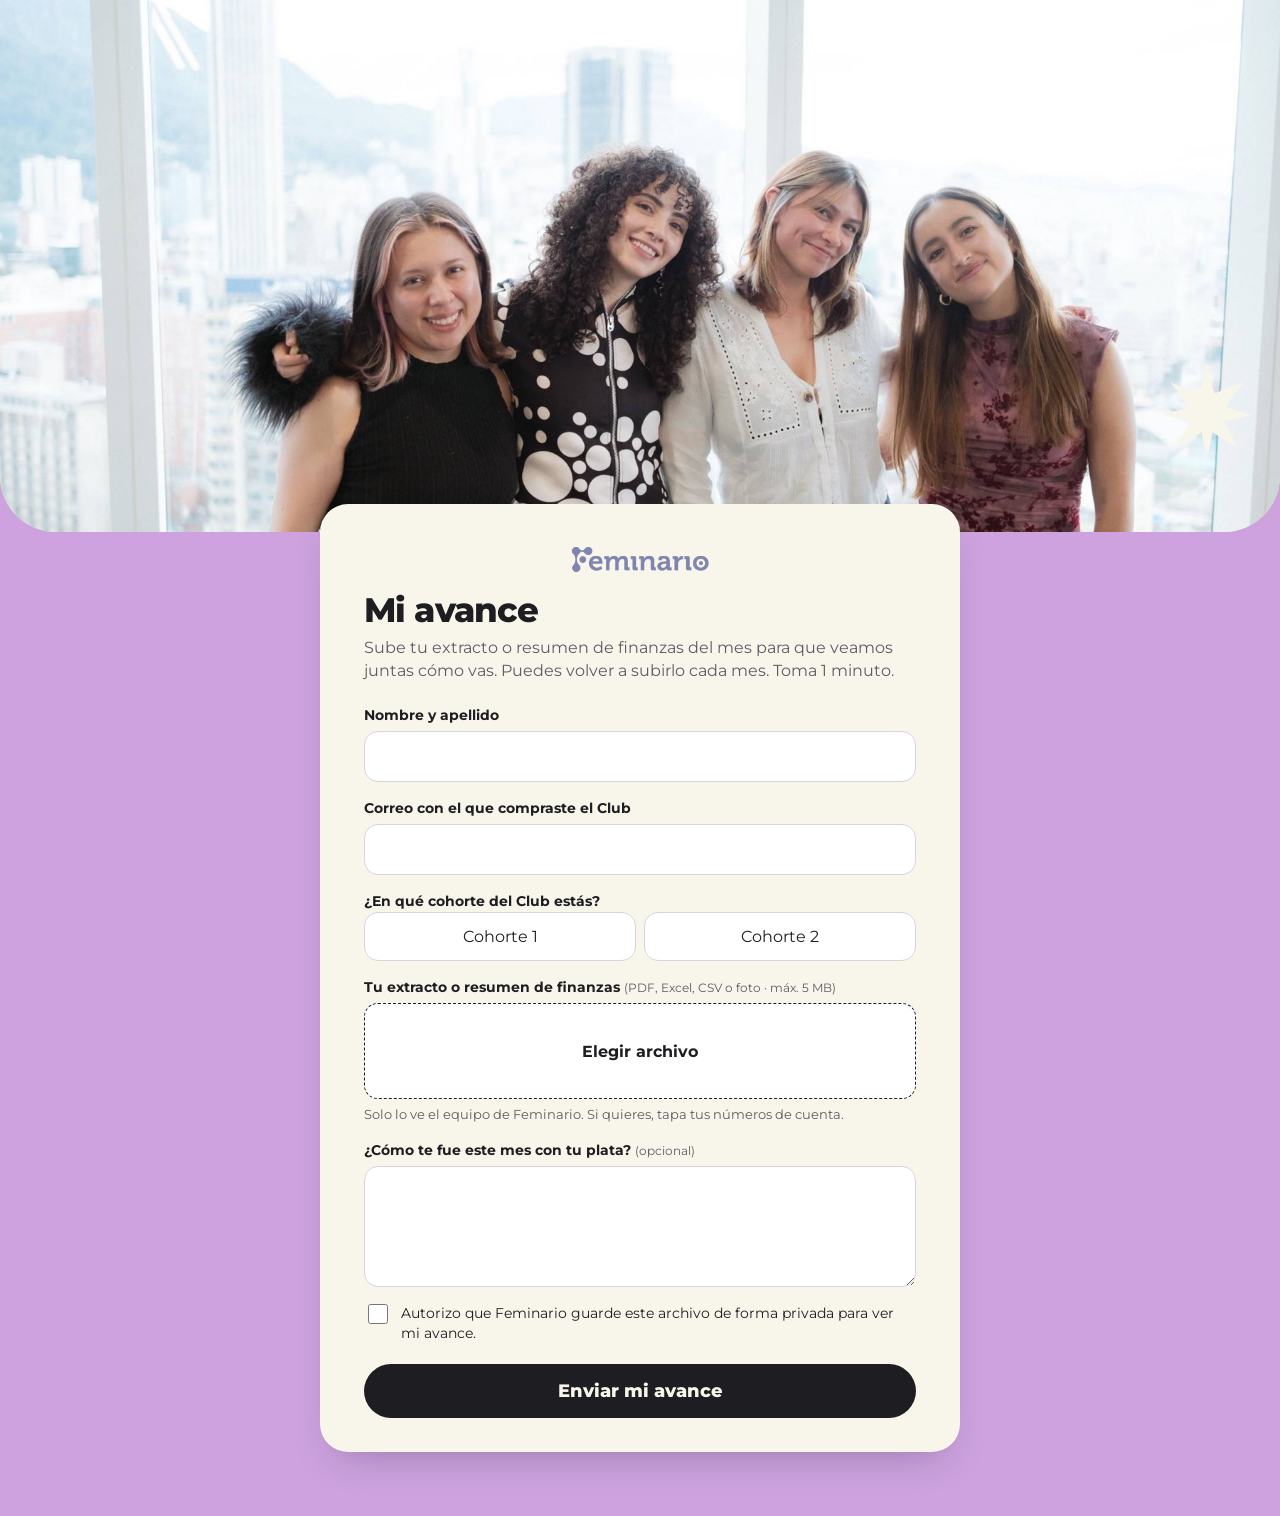
<file: avance.html>
<!doctype html>
<html lang="es">
<head>
<meta charset="utf-8">
<meta name="viewport" content="width=device-width, initial-scale=1">
<title>Mi avance · Club 365 · Feminario</title>
<meta name="description" content="Sube tu extracto o resumen de finanzas para ver tu avance en el Club 365.">
<meta name="robots" content="noindex">
<link rel="preconnect" href="https://fonts.googleapis.com">
<link rel="preconnect" href="https://fonts.gstatic.com" crossorigin>
<link href="https://fonts.googleapis.com/css2?family=Montserrat:wght@400;500;600;700;800&display=swap" rel="stylesheet">
<link rel="stylesheet" href="styles.css?v=5">
</head>
<body>
<main class="page">

  <header class="photo" aria-hidden="true">
    <img src="assets/foto.jpg" alt="">
    <svg class="deco deco-star" viewBox="0 0 100 100"><use href="#s-star8"/></svg>
  </header>

  <section class="panel">
    <div class="card" id="card">
      <img class="brand" src="assets/logo.png" alt="Feminario" width="150" height="45">

      <div id="formView">
        <h1>Mi avance</h1>
        <p class="lead">Sube tu extracto o resumen de finanzas del mes para que veamos juntas cómo vas. Puedes volver a subirlo cada mes. Toma 1 minuto.</p>

        <form id="form" novalidate>
          <label class="field">
            <span>Nombre y apellido</span>
            <input name="nombre" type="text" autocomplete="name" required>
          </label>

          <label class="field">
            <span>Correo con el que compraste el Club</span>
            <input name="email" type="email" autocomplete="email" inputmode="email" required>
          </label>

          <fieldset class="field" data-group="cohorte">
            <legend>¿En qué cohorte del Club estás?</legend>
            <div class="chips chips-2">
              <label><input type="radio" name="cohorte" value="1"><span>Cohorte 1</span></label>
              <label><input type="radio" name="cohorte" value="2"><span>Cohorte 2</span></label>
            </div>
          </fieldset>

          <div class="field" data-group="archivo">
            <span id="archivoLabel">Tu extracto o resumen de finanzas <small>(PDF, Excel, CSV o foto · máx. 5 MB)</small></span>
            <label class="foto-drop" for="archivo"><span id="archivoTxt">Elegir archivo</span></label>
            <input id="archivo" name="archivo" type="file" accept=".pdf,.xls,.xlsx,.csv,image/*" class="sr" aria-labelledby="archivoLabel">
            <p class="hint">Solo lo ve el equipo de Feminario. Si quieres, tapa tus números de cuenta.</p>
            <p class="error" id="archivoError" role="alert" hidden></p>
          </div>

          <label class="field">
            <span>¿Cómo te fue este mes con tu plata? <small>(opcional)</small></span>
            <textarea name="nota" rows="4"></textarea>
          </label>

          <div class="field" data-group="ok">
            <label class="check">
              <input type="checkbox" name="ok">
              <span>Autorizo que Feminario guarde este archivo de forma privada para ver mi avance.</span>
            </label>
          </div>

          <p class="error" id="formError" role="alert" hidden></p>
          <button class="btn btn-primary" id="submitBtn" type="submit">Enviar mi avance</button>
        </form>
      </div>

      <div id="doneView" hidden>
        <svg class="done-star" viewBox="0 0 100 100" aria-hidden="true"><use href="#s-star8"/></svg>
        <h1>¡Gracias, <span id="doneName"></span>!</h1>
        <p class="lead">Recibimos tu avance. Si algo no te llega o quieres confirmar, escríbele a Emi.</p>
        <a class="link" href="https://wa.me/573148260099?text=Hola%2C%20sub%C3%AD%20mi%20avance%20del%20Club%20365" target="_blank" rel="noopener">Escribirle a Emi</a>
      </div>
    </div>
  </section>
</main>

<svg width="0" height="0" style="position:absolute" aria-hidden="true">
  <defs>
    <symbol id="s-star8" viewBox="0 0 100 100"><path fill="currentColor" d="M50 2l8 33 32-12-20 27 30 9-31 7 15 29-28-17-6 33-6-33-28 17 15-29-31-7 30-9L10 23l32 12z"/></symbol>
  </defs>
</svg>

<script src="config.js?v=2"></script>
<script src="archivo.js?v=1"></script>
<script src="avance.js?v=1"></script>
</body>
</html>
</file>
<file: styles.css>
:root {
  --lilac: #cda2df;
  --lilac-deep: #b985d0;
  --lime: #ddf0a8;
  --ink: #1e1e22;
  --cream: #f8f6ea;
  --periwinkle: #c3c8ff;
  --orange: #ff8a5b;
  --pink: #ff9fb5;
  --muted: #5d5a66;
  --line: #d9d3e0;
  --display: "Montserrat", system-ui, sans-serif;
  --body: "Montserrat", system-ui, sans-serif;
}

* { box-sizing: border-box; }
html { -webkit-text-size-adjust: 100%; }
body {
  margin: 0;
  background: var(--lilac);
  color: var(--ink);
  font-family: var(--body);
  font-size: 16px;
  line-height: 1.45;
}
[hidden] { display: none !important; }

.page { min-height: 100vh; display: grid; grid-template-columns: 1fr; }

/* ---------- Foto ---------- */
.photo {
  position: relative;
  aspect-ratio: 3 / 2; /* foto completa en celular: se ven las cuatro */
  background: var(--lime);
  overflow: hidden;
  border-radius: 0 0 40px 40px;
}
.photo img {
  width: 100%; height: 100%;
  object-fit: cover;
  object-position: 50% 25%;
  display: block;
}
.deco { position: absolute; }
.deco-star { width: 64px; right: 16px; bottom: 28px; color: var(--cream); }
.deco-pin { width: 56px; left: 14px; top: 16px; color: var(--lime); }

/* ---------- Panel / tarjeta ---------- */
.panel { padding: 0 16px 40px; margin-top: -24px; position: relative; z-index: 1; }
.card {
  background: var(--cream);
  border-radius: 28px;
  padding: 28px 20px 24px;
  max-width: 560px;
  margin: 0 auto;
  box-shadow: 0 18px 40px -20px rgba(30, 30, 34, .35);
}
.brand { display: block; height: 45px; width: auto; margin: -6px auto 10px; }
legend small, .field > span small { font-weight: 400; color: var(--muted); }
h1 {
  margin: 0 0 8px;
  font-family: var(--display);
  font-weight: 800;
  font-size: 34px;
  line-height: 1.02;
  letter-spacing: -.025em;
}
.lead { margin: 0 0 22px; color: var(--muted); }

/* ---------- Campos ---------- */
form { display: grid; gap: 16px; }
.row { display: grid; gap: 16px; grid-template-columns: 1fr; }
.field { display: grid; gap: 6px; border: 0; padding: 0; margin: 0; min-width: 0; }
.field > span, legend {
  font-weight: 700; font-size: 14px; padding: 0;
}
input[type=text], input[type=email], input[type=tel], textarea, select {
  width: 100%;
  font: inherit;
  color: var(--ink);
  background: #fff;
  border: 1.5px solid var(--line);
  border-radius: 14px;
  padding: 13px 14px;
  min-height: 48px;
  transition: border-color .15s, box-shadow .15s;
}
textarea { resize: vertical; min-height: 92px; }
select {
  appearance: none;
  background-image: url("data:image/svg+xml,%3Csvg xmlns='http://www.w3.org/2000/svg' width='12' height='8' viewBox='0 0 10 6'%3E%3Cpath d='M1 1l4 4 4-4' fill='none' stroke='%231e1e22' stroke-width='1.6' stroke-linecap='round'/%3E%3C/svg%3E");
  background-repeat: no-repeat;
  background-position: right 16px center;
  padding-right: 40px;
}
select:invalid { color: #8a8692; }
input:focus-visible, textarea:focus-visible, select:focus-visible, .cc-btn:focus-visible {
  outline: none;
  border-color: var(--ink);
  box-shadow: 0 0 0 4px var(--periwinkle);
}
.invalid input, .invalid textarea, .invalid select, .invalid .cc-btn,
.field.invalid .chips span { border-color: #d6455d; }

/* ---------- Teléfono con país ---------- */
.tel { display: flex; gap: 8px; }
.tel input { flex: 1; min-width: 0; }
.cc { position: relative; }
.cc-btn {
  display: flex; align-items: center; gap: 8px;
  height: 100%; min-height: 48px;
  padding: 0 12px;
  background: #fff;
  border: 1.5px solid var(--line);
  border-radius: 14px;
  font: inherit; color: var(--ink);
  cursor: pointer;
}
.cc-btn img { border-radius: 2px; object-fit: cover; }
.cc-list {
  position: absolute; z-index: 5; top: calc(100% + 6px); left: 0;
  width: min(290px, 78vw); max-height: 260px; overflow: auto;
  margin: 0; padding: 6px; list-style: none;
  background: #fff; border: 1.5px solid var(--ink); border-radius: 16px;
  box-shadow: 0 16px 32px -16px rgba(30, 30, 34, .5);
}
.cc-list li {
  display: flex; align-items: center; gap: 10px;
  padding: 9px 10px; border-radius: 10px; cursor: pointer; font-size: 15px;
}
.cc-list li:hover, .cc-list li[aria-selected=true] { background: var(--lime); }
.cc-list li span:last-child { margin-left: auto; color: var(--muted); }

/* ---------- Chips ---------- */
.chips { display: grid; gap: 8px; }
.chips label { display: block; cursor: pointer; }
.chips input { position: absolute; opacity: 0; pointer-events: none; }
.chips span {
  display: block;
  padding: 12px 16px;
  background: #fff;
  border: 1.5px solid var(--line);
  border-radius: 14px;
  transition: background .15s, border-color .15s;
}
.chips input:checked + span { background: var(--lime); border-color: var(--ink); font-weight: 700; }
.chips input:focus-visible + span { box-shadow: 0 0 0 4px var(--periwinkle); border-color: var(--ink); }

/* ---------- Botones ---------- */
.btn {
  display: flex; align-items: center; justify-content: center;
  min-height: 54px;
  border: 0; border-radius: 999px;
  font-family: var(--display); font-weight: 800; font-size: 18px;
  text-decoration: none; cursor: pointer;
  transition: transform .12s, box-shadow .12s;
}
.btn:hover { transform: translateY(-2px); }
.btn:active { transform: translateY(0); }
.btn:focus-visible { outline: none; box-shadow: 0 0 0 4px var(--periwinkle); }
.btn-primary { background: var(--ink); color: var(--cream); margin-top: 4px; }
.btn-primary:disabled { opacity: .6; cursor: progress; transform: none; }
.btn-wa { background: var(--lilac); color: var(--ink); border: 2px solid var(--ink); }
.fine { margin: -4px 0 0; text-align: center; font-size: 13px; color: var(--muted); }
.error { margin: 0; color: #b3263f; font-weight: 700; font-size: 14px; }
.link { display: block; margin-top: 16px; text-align: center; color: var(--ink); font-size: 14px; }

/* ---------- Éxito ---------- */
.done-star { width: 56px; color: var(--orange); display: block; margin-bottom: 8px; animation: spin 12s linear infinite; }
@keyframes spin { to { transform: rotate(360deg); } }

#confetti { position: fixed; inset: 0; width: 100%; height: 100%; pointer-events: none; z-index: 50; }

@media (prefers-reduced-motion: reduce) {
  .done-star { animation: none; }
  .btn { transition: none; }
}

/* ---------- Escritorio ---------- */
@media (min-width: 600px) {
  .row { grid-template-columns: 1fr 1fr; }
  .card { padding: 36px 36px 30px; }
}
@media (min-width: 960px) {
  .photo { aspect-ratio: auto; width: 100%; height: min(41.6vw, 64vh); border-radius: 0 0 56px 56px; }
  .panel { margin-top: -28px; padding-bottom: 64px; }
  .card { max-width: 640px; padding: 40px 44px 34px; }
  .deco-star { width: 90px; right: 28px; bottom: 80px; }
  .deco-pin { width: 76px; left: 24px; top: 24px; }
}

/* ---------- Desplegable de selección múltiple ---------- */
.ms { position: relative; }
.ms-btn {
  display: flex; align-items: center; justify-content: space-between; gap: 10px;
  width: 100%; min-height: 48px; padding: 13px 14px;
  background: #fff; border: 1.5px solid var(--line); border-radius: 14px;
  font: inherit; color: var(--ink); text-align: left; cursor: pointer;
}
.ms-btn .ph { color: #8a8692; }
.ms-btn svg { flex: none; }
.ms-btn:focus-visible { outline: none; border-color: var(--ink); box-shadow: 0 0 0 4px var(--periwinkle); }
.ms-list {
  position: absolute; z-index: 5; top: calc(100% + 6px); left: 0; right: 0;
  max-height: 300px; overflow: auto; padding: 6px;
  background: #fff; border: 1.5px solid var(--ink); border-radius: 16px;
  box-shadow: 0 16px 32px -16px rgba(30, 30, 34, .5);
}
.ms-list label { display: flex; align-items: center; gap: 10px; padding: 10px; border-radius: 10px; cursor: pointer; font-size: 15px; }
.ms-list label:hover { background: var(--lime); }
.ms-list input { width: 18px; height: 18px; flex: none; accent-color: var(--ink); }
.invalid .ms-btn { border-color: #d6455d; }

/* ---------- Foto, radios y consentimiento ---------- */
.sr { position: absolute; width: 1px; height: 1px; opacity: 0; overflow: hidden; }
.foto-drop {
  display: flex; align-items: center; justify-content: center; gap: 14px;
  min-height: 96px; padding: 14px;
  background: #fff; border: 1.5px dashed var(--ink); border-radius: 14px;
  font-weight: 700; cursor: pointer; text-align: center;
}
.foto-drop img { width: 72px; height: 72px; border-radius: 50%; object-fit: cover; border: 2px solid var(--ink); }
.foto-drop:hover { background: var(--lime); }
.field:has(#foto:focus-visible) .foto-drop { box-shadow: 0 0 0 4px var(--periwinkle); }
.field.invalid .foto-drop { border-color: #d6455d; }
.chips-2 { grid-template-columns: 1fr 1fr; }
.chips-2 span { text-align: center; }
fieldset.field { padding: 0; }
.check { display: flex; gap: 10px; align-items: flex-start; font-size: 14px; cursor: pointer; }
.check input { width: 20px; height: 20px; flex: none; margin-top: 1px; accent-color: var(--ink); }
.invalid .check { color: #b3263f; }

/* ---------- Extracto y avance ---------- */
.hint { margin: 0; font-size: 13px; color: var(--muted); }
.field[hidden] { display: none; }
</file>
